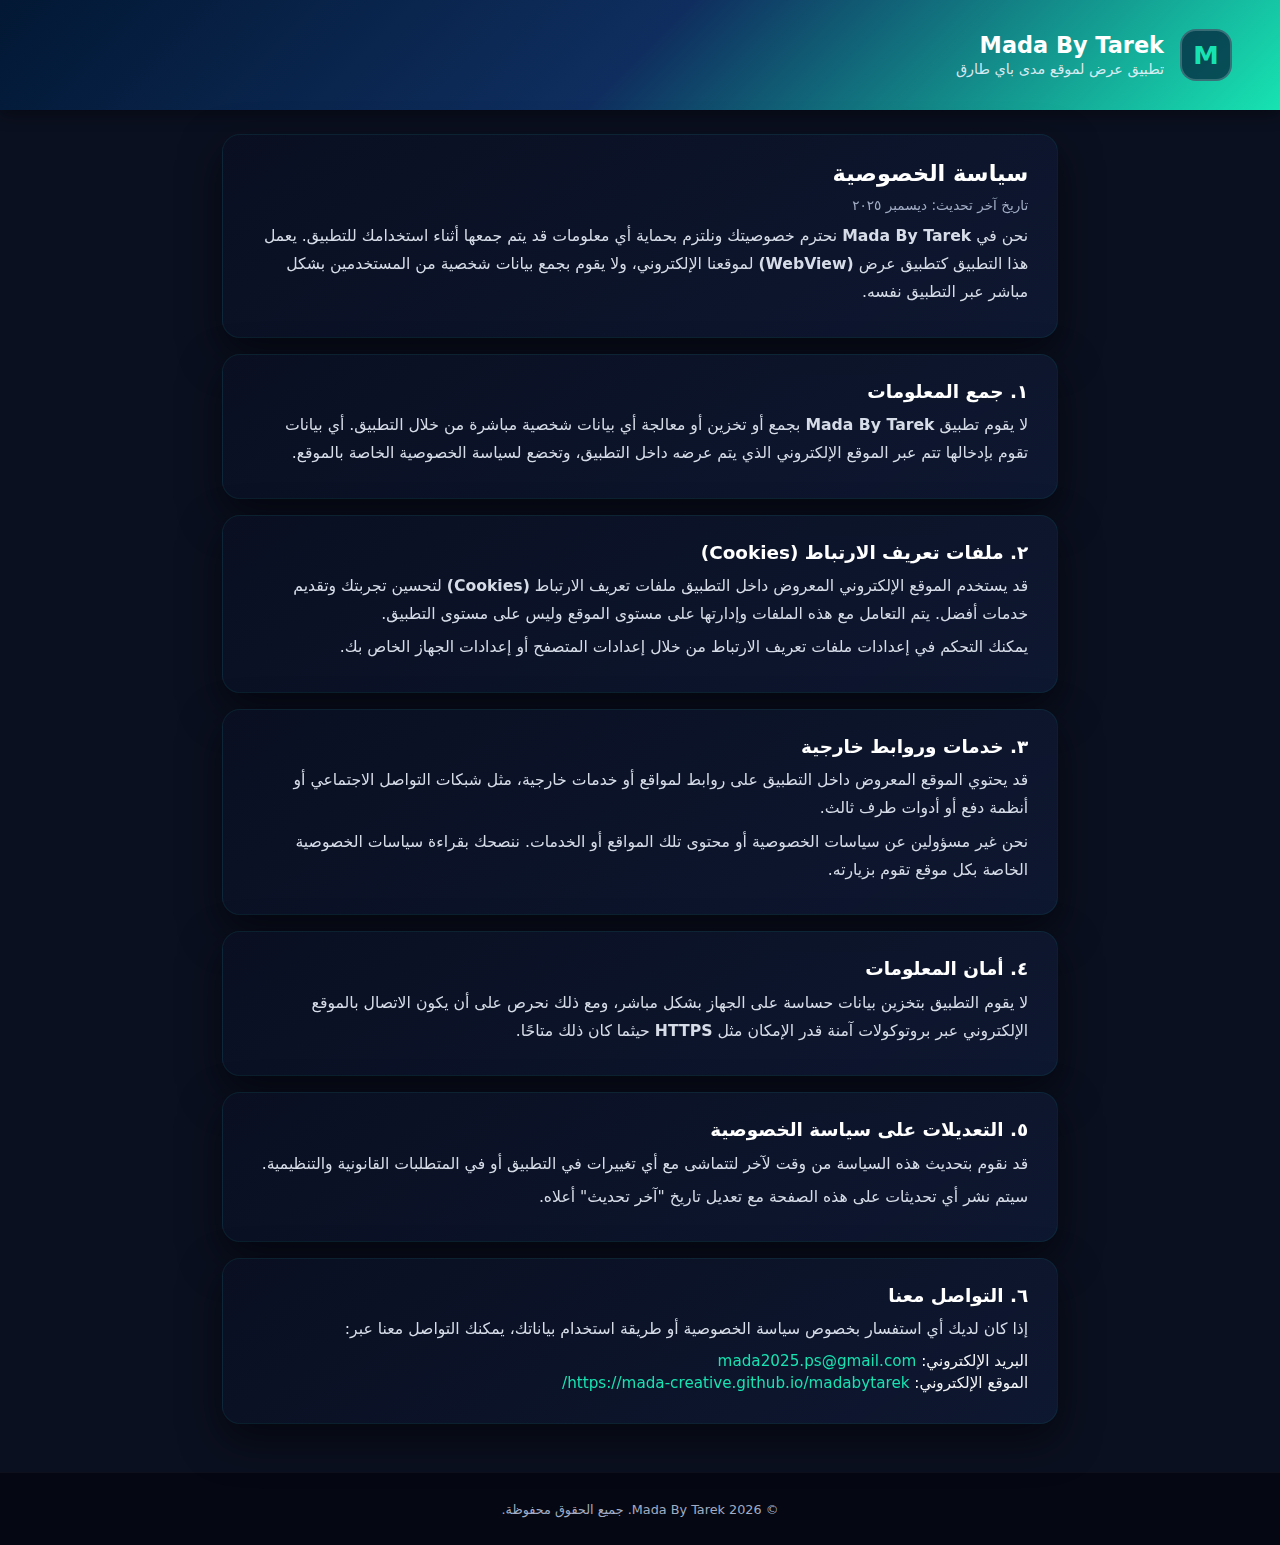
<file: privacy-policy.html>
<!DOCTYPE html>
<html lang="ar" dir="rtl">
<head>
  <meta charset="UTF-8" />
  <meta name="viewport" content="width=device-width, initial-scale=1.0" />
  <title>سياسة الخصوصية | Mada By Tarek</title>
  <link rel="stylesheet" href="privacy-style.css" />
</head>
<body>
  <div class="page-wrapper">
    <header class="header">
      <div class="brand">
        <div class="brand-logo">
          <!-- لو عندك لوجو حطه كـ <img> هون -->
          <!-- <img src="logo.png" alt="Mada By Tarek" /> -->
          <span class="brand-icon">M</span>
        </div>
        <div class="brand-text">
          <h1>Mada By Tarek</h1>
          <p>تطبيق عرض لموقع مدى باي طارق</p>
        </div>
      </div>
    </header>

    <main class="content">
      <section class="card">
        <h2>سياسة الخصوصية</h2>
        <p class="muted">
          تاريخ آخر تحديث: <span>ديسمبر ٢٠٢٥</span>
        </p>

        <p>
          نحن في <strong>Mada By Tarek</strong> نحترم خصوصيتك ونلتزم بحماية أي معلومات
          قد يتم جمعها أثناء استخدامك للتطبيق. يعمل هذا التطبيق كتطبيق عرض
          <strong>(WebView)</strong> لموقعنا الإلكتروني، ولا يقوم بجمع بيانات شخصية من المستخدمين
          بشكل مباشر عبر التطبيق نفسه.
        </p>
      </section>

      <section class="card">
        <h3>١. جمع المعلومات</h3>
        <p>
          لا يقوم تطبيق <strong>Mada By Tarek</strong> بجمع أو تخزين أو معالجة أي بيانات شخصية
          مباشرة من خلال التطبيق. أي بيانات تقوم بإدخالها تتم عبر الموقع الإلكتروني
          الذي يتم عرضه داخل التطبيق، وتخضع لسياسة الخصوصية الخاصة بالموقع.
        </p>
      </section>

      <section class="card">
        <h3>٢. ملفات تعريف الارتباط (Cookies)</h3>
        <p>
          قد يستخدم الموقع الإلكتروني المعروض داخل التطبيق ملفات تعريف الارتباط
          <strong>(Cookies)</strong> لتحسين تجربتك وتقديم خدمات أفضل. يتم التعامل مع هذه الملفات
          وإدارتها على مستوى الموقع وليس على مستوى التطبيق.
        </p>
        <p>
          يمكنك التحكم في إعدادات ملفات تعريف الارتباط من خلال إعدادات المتصفح أو
          إعدادات الجهاز الخاص بك.
        </p>
      </section>

      <section class="card">
        <h3>٣. خدمات وروابط خارجية</h3>
        <p>
          قد يحتوي الموقع المعروض داخل التطبيق على روابط لمواقع أو خدمات خارجية،
          مثل شبكات التواصل الاجتماعي أو أنظمة دفع أو أدوات طرف ثالث.
        </p>
        <p>
          نحن غير مسؤولين عن سياسات الخصوصية أو محتوى تلك المواقع أو الخدمات.
          ننصحك بقراءة سياسات الخصوصية الخاصة بكل موقع تقوم بزيارته.
        </p>
      </section>

      <section class="card">
        <h3>٤. أمان المعلومات</h3>
        <p>
          لا يقوم التطبيق بتخزين بيانات حساسة على الجهاز بشكل مباشر، ومع ذلك نحرص
          على أن يكون الاتصال بالموقع الإلكتروني عبر بروتوكولات آمنة قدر الإمكان
          مثل <strong>HTTPS</strong> حيثما كان ذلك متاحًا.
        </p>
      </section>

      <section class="card">
        <h3>٥. التعديلات على سياسة الخصوصية</h3>
        <p>
          قد نقوم بتحديث هذه السياسة من وقت لآخر لتتماشى مع أي تغييرات في التطبيق
          أو في المتطلبات القانونية والتنظيمية.
        </p>
        <p>
          سيتم نشر أي تحديثات على هذه الصفحة مع تعديل تاريخ "آخر تحديث" أعلاه.
        </p>
      </section>

      <section class="card">
        <h3>٦. التواصل معنا</h3>
        <p>
          إذا كان لديك أي استفسار بخصوص سياسة الخصوصية أو طريقة استخدام بياناتك،
          يمكنك التواصل معنا عبر:
        </p>
        <ul class="contact-list">
          <li>البريد الإلكتروني: <a href="mailto:support@mada-by-tarek.com">mada2025.ps@gmail.com</a></li>
          <li>الموقع الإلكتروني: <a href="https://mada-by-tarek.com" target="_blank" rel="noopener">https://mada-creative.github.io/madabytarek/</a></li>
        </ul>
      </section>
    </main>

    <footer class="footer">
      <p>© <span id="year"></span> Mada By Tarek. جميع الحقوق محفوظة.</p>
    </footer>
  </div>

  <script>
    // تحديث السنة تلقائيًا
    document.getElementById('year').textContent = new Date().getFullYear();
  </script>
</body>
</html>
</file>
<file: privacy-style.css>
/* إعدادات عامة */
*,
*::before,
*::after {
  box-sizing: border-box;
}

html,
body {
  margin: 0;
  padding: 0;
  font-family: system-ui, -apple-system, BlinkMacSystemFont, "Segoe UI",
    "Cairo", sans-serif;
  background: #0b1020;
  color: #f4f5f7;
}

/* لفّة الصفحة */
.page-wrapper {
  min-height: 100vh;
  display: flex;
  flex-direction: column;
}

/* الهيدر */
.header {
  background: linear-gradient(135deg, #021834 0%, #0f2e5f 50%, #17e3b2 100%);
  padding: 1.8rem 1.2rem;
  box-shadow: 0 4px 15px rgba(0, 0, 0, 0.4);
}

.brand {
  display: flex;
  align-items: center;
  gap: 1rem;
}

.brand-logo {
  width: 52px;
  height: 52px;
  border-radius: 16px;
  background: rgba(2, 24, 52, 0.7);
  display: flex;
  align-items: center;
  justify-content: center;
  border: 2px solid rgba(255, 255, 255, 0.2);
}

.brand-icon {
  font-weight: 800;
  font-size: 1.6rem;
  color: #17e3b2;
}

.brand-text h1 {
  margin: 0;
  font-size: 1.4rem;
  color: #ffffff;
}

.brand-text p {
  margin: 0.2rem 0 0;
  font-size: 0.9rem;
  color: rgba(240, 245, 255, 0.9);
}

/* المحتوى */
.content {
  flex: 1;
  max-width: 900px;
  width: 100%;
  margin: 1.5rem auto 2rem;
  padding: 0 1rem;
}

/* الكروت */
.card {
  background: linear-gradient(
    145deg,
    rgba(10, 16, 34, 0.95),
    rgba(14, 24, 49, 0.98)
  );
  border-radius: 18px;
  padding: 1.4rem 1.3rem;
  margin-bottom: 1rem;
  box-shadow: 0 16px 40px rgba(0, 0, 0, 0.55);
  border: 1px solid rgba(23, 227, 178, 0.08);
  backdrop-filter: blur(10px);
}

.card h2,
.card h3 {
  margin-top: 0;
  color: #ffffff;
}

.card h2 {
  font-size: 1.4rem;
  margin-bottom: 0.4rem;
}

.card h3 {
  font-size: 1.15rem;
  margin-bottom: 0.6rem;
}

.card p {
  margin: 0.3rem 0;
  line-height: 1.8;
  color: #d7dde8;
  font-size: 0.98rem;
}

.card .muted {
  font-size: 0.85rem;
  color: #a1acc4;
}

/* قائمة التواصل */
.contact-list {
  list-style: none;
  padding: 0;
  margin: 0.5rem 0 0;
}

.contact-list li {
  margin-bottom: 0.3rem;
  font-size: 0.95rem;
}

.contact-list a {
  color: #17e3b2;
  text-decoration: none;
}

.contact-list a:hover {
  text-decoration: underline;
}

/* الفوتر */
.footer {
  text-align: center;
  padding: 1rem;
  font-size: 0.8rem;
  color: #a1acc4;
  border-top: 1px solid rgba(255, 255, 255, 0.04);
  background: #050812;
}

/* استجابة للموبايل */
@media (min-width: 768px) {
  .header {
    padding-inline: 3rem;
  }

  .content {
    padding-inline: 2rem;
  }

  .card {
    padding: 1.6rem 1.8rem;
  }
}
</file>
